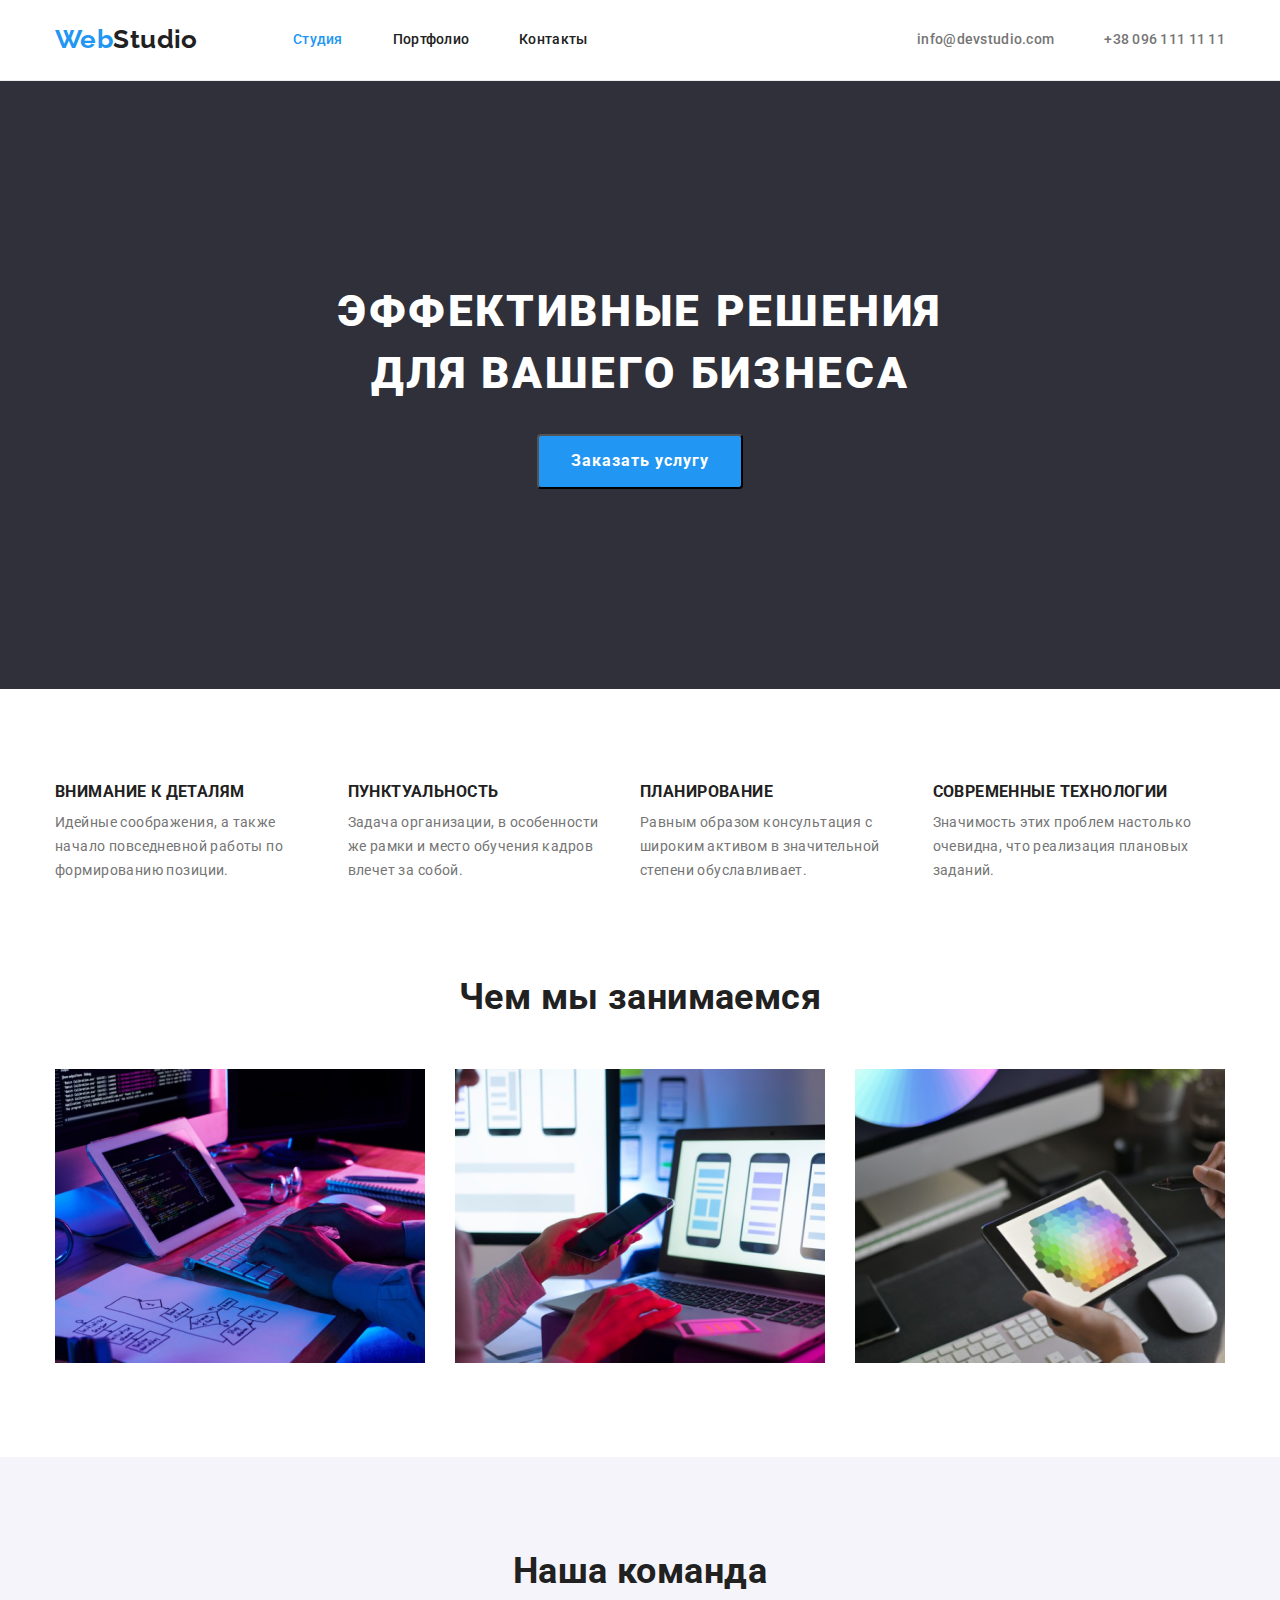
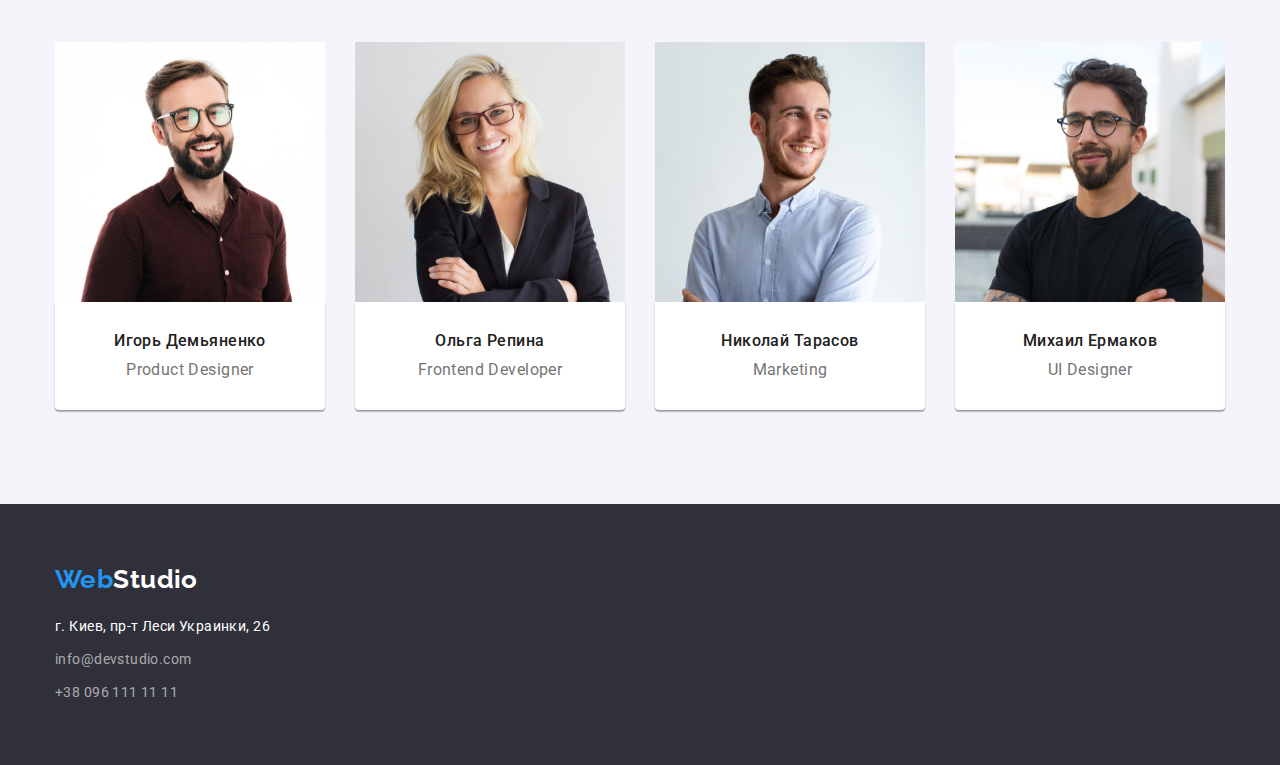
<file: Cтудия/index.html>
<!DOCTYPE html>
<html lang="en">
<head>
    <meta charset="UTF-8">
    <meta http-equiv="X-UA-Compatible" content="IE=edge">
    <meta name="viewport" content="width=device-width, initial-scale=1.0">
    <title>Студия</title>
    <link rel="stylesheet" href="./css/styles.css">
    <link rel="stylesheet" href="css\modern-normalize.css">
    <link href="https://fonts.googleapis.com/css2?family=Raleway:wght@700&family=Roboto:wght@400;500;700;900&display=swap" rel="stylesheet">
</head>
<body class="page">
    <header class="page-header"> 
        <div class="container nav-container">
            <nav class="navbar">
                <a href="#" class="logo"><span class="logo-web">Web</span><span class="logo-studio">Studio</span></a> 
                <ul class="site-nav">
                    <li class="site-nav-item"><a href="./index.html" class="site-nav-link current">Студия</a></li>
                    <li class="site-nav-item"><a href="./portfolio.html" class="site-nav-link">Портфолио</a></li>
                    <li class="site-nav-item"><a href="#" class="site-nav-link">Контакты</a></li>
                </ul>
            </nav>
                <ul class="auth-nav">
                    <li class="auth-nav-item"><a href="info@devstudio.com" class="auth-nav-link">info@devstudio.com</a></li>
                    <li class="auth-nav-item"><a href="tel:+380961111111" class="auth-nav-link"> +38 096 111 11 11</a></li>
                </ul>
        </div>        
    </header>
    <main class="main">
        <section class="hero">
            <div class="container">
                <h1 class="hero-title">Эффективные решения для вашего бизнеса</h1> 
                <button type="button" class="button">Заказать услугу</button>
            </div>
        </section>
        <section class="section"> 
            <div class="container">
                <h2 class="section-title visually-hidden">Почему мы</h2>
                    <ul class="features">
                        <li class="feature-item"> 
                            <h3 class="feature-title">Внимание к деталям</h3>
                            <p class="feature-text">Идейные соображения, а также начало повседневной работы по формированию позиции.</p>    
                        </li>
                        <li class="feature-item">
                            <h3 class="feature-title">Пунктуальность</h3>
                            <p class="feature-text">Задача организации, в особенности же рамки и место обучения кадров влечет за собой.</p>
                        </li>
                        <li class="feature-item">
                            <h3 class="feature-title">Планирование</h3>
                            <p class="feature-text">Равным образом консультация с широким активом в значительной степени обуславливает.</p>
                        </li>
                        <li class="feature-item">
                            <h3 class="feature-title">Современные технологии</h3>
                            <p class="feature-text">Значимость этих проблем настолько очевидна, что реализация плановых заданий.</p>
                        </li>
                    </ul> 
            </div>        
        </section>
        <section class="section section-work"> 
            <div class="container">  
                <h2 class="section-title">Чем мы занимаемся</h2> 
                <ul class="work">
                    <li class="img-work"><img src="./images/webdevelopment.jpg" width="370" height="294" alt="веб-разработка"></li>
                    <li class="img-work"><img src="./images/webdevelopmentforsmartphone.jpg" width="370" height="294" alt="веб-разработка для сматртвфона"></li>
                    <li class="img-work"><img src="./images/web-design.jpg" width="370" height="294" alt="веб-дизайн"></li>
                </ul> 
            </div> 
        </section>
        <section class="section section-team">
            <div class="container">
                <h2 class="section-title">Наша команда</h2>
                <ul class="team">
                    <li class="team-item">
                            <img src="./images/igordemynenko.jpg" width="270" height="260" alt="Игорь Демьяненко"> 
                         <div class="section-team-item">   
                            <h3 class="section-team-title">Игорь Демьяненко</h3>
                            <p class="section-team-text">Product Designer</p>
                        </div>
                    </li>  
                    <li class="team-item">            
                            <img src="./images/olgarepina.jpg" width="270" height="260" alt="Ольга Репина"> 
                        <div class="section-team-item">    
                            <h3 class="section-team-title">Ольга Репина</h3>
                            <p class="section-team-text">Frontend Developer</p>
                        </div>
                    </li> 
                    <li class="team-item">                       
                            <img src="./images/nikolaytarasov.jpg" width="270" height="260" alt="Николай Тарасов">
                        <div class="section-team-item">    
                            <h3 class="section-team-title">Николай Тарасов</h3>
                            <p class="section-team-text">Marketing</p>
                        </div>
                    </li>
                    <li class="team-item">                        
                            <img src="./images/mihailermakov.jpg" width="270" height="260" alt="Михаил Ермаков">
                        <div class="section-team-item">    
                            <h3 class="section-team-title">Михаил Ермаков</h3>
                            <p class="section-team-text">UI Designer</p>
                        </div>
                    </li>                
                </ul>
            </div> 
        </section>
    </main>
    <footer class="footer">
        <div class="container">
            <a href="#" class="logo footer-logo"><span class="footer-logo-web">Web</span><span class="footer-logo-studio">Studio</span></a>
            <address class="address">
                <ul class="address ">
                    <li class="address-item">  
                        <a href="https://www.google.com/maps/place/%D0%B1%D1%83%D0%BB.+%D0%9B%D0%B5%D1%81%D0%B8+%D0%A3%D0%BA%D1%80%D0%B0%D0%B8%D0%BD%D0%BA%D0%B8,+26,+%D0%9A%D0%B8%D0%B5%D0%B2,+02000/@50.4261262,30.5366424,18z/data=!4m13!1m7!3m6!1s0x40d4cf0e033ecbe9:0x57a4dffefec77da0!2z0LHRg9C7LiDQm9C10YHQuCDQo9C60YDQsNC40L3QutC4LCAyNiwg0JrQuNC10LIsIDAyMDAw!3b1!8m2!3d50.4265807!4d30.5383858!3m4!1s0x40d4cf0e033ecbe9:0x57a4dffefec77da0!8m2!3d50.4265807!4d30.5383858" target="_blank" class="address-item">г. Киев, пр-т Леси Украинки, 26</a>
                    </li>
                    <li class="address-item">
                        <a href="info@devstudio.com" class="address-link">info@devstudio.com</a>
                    </li>
                    <li class="address-item">    
                        <a href="tel:+380961111111" class="address-link"> +38 096 111 11 11</a>
                    </li>
                </ul>
            </address>
        </div>
    </footer>
</body>
</html>
</file>
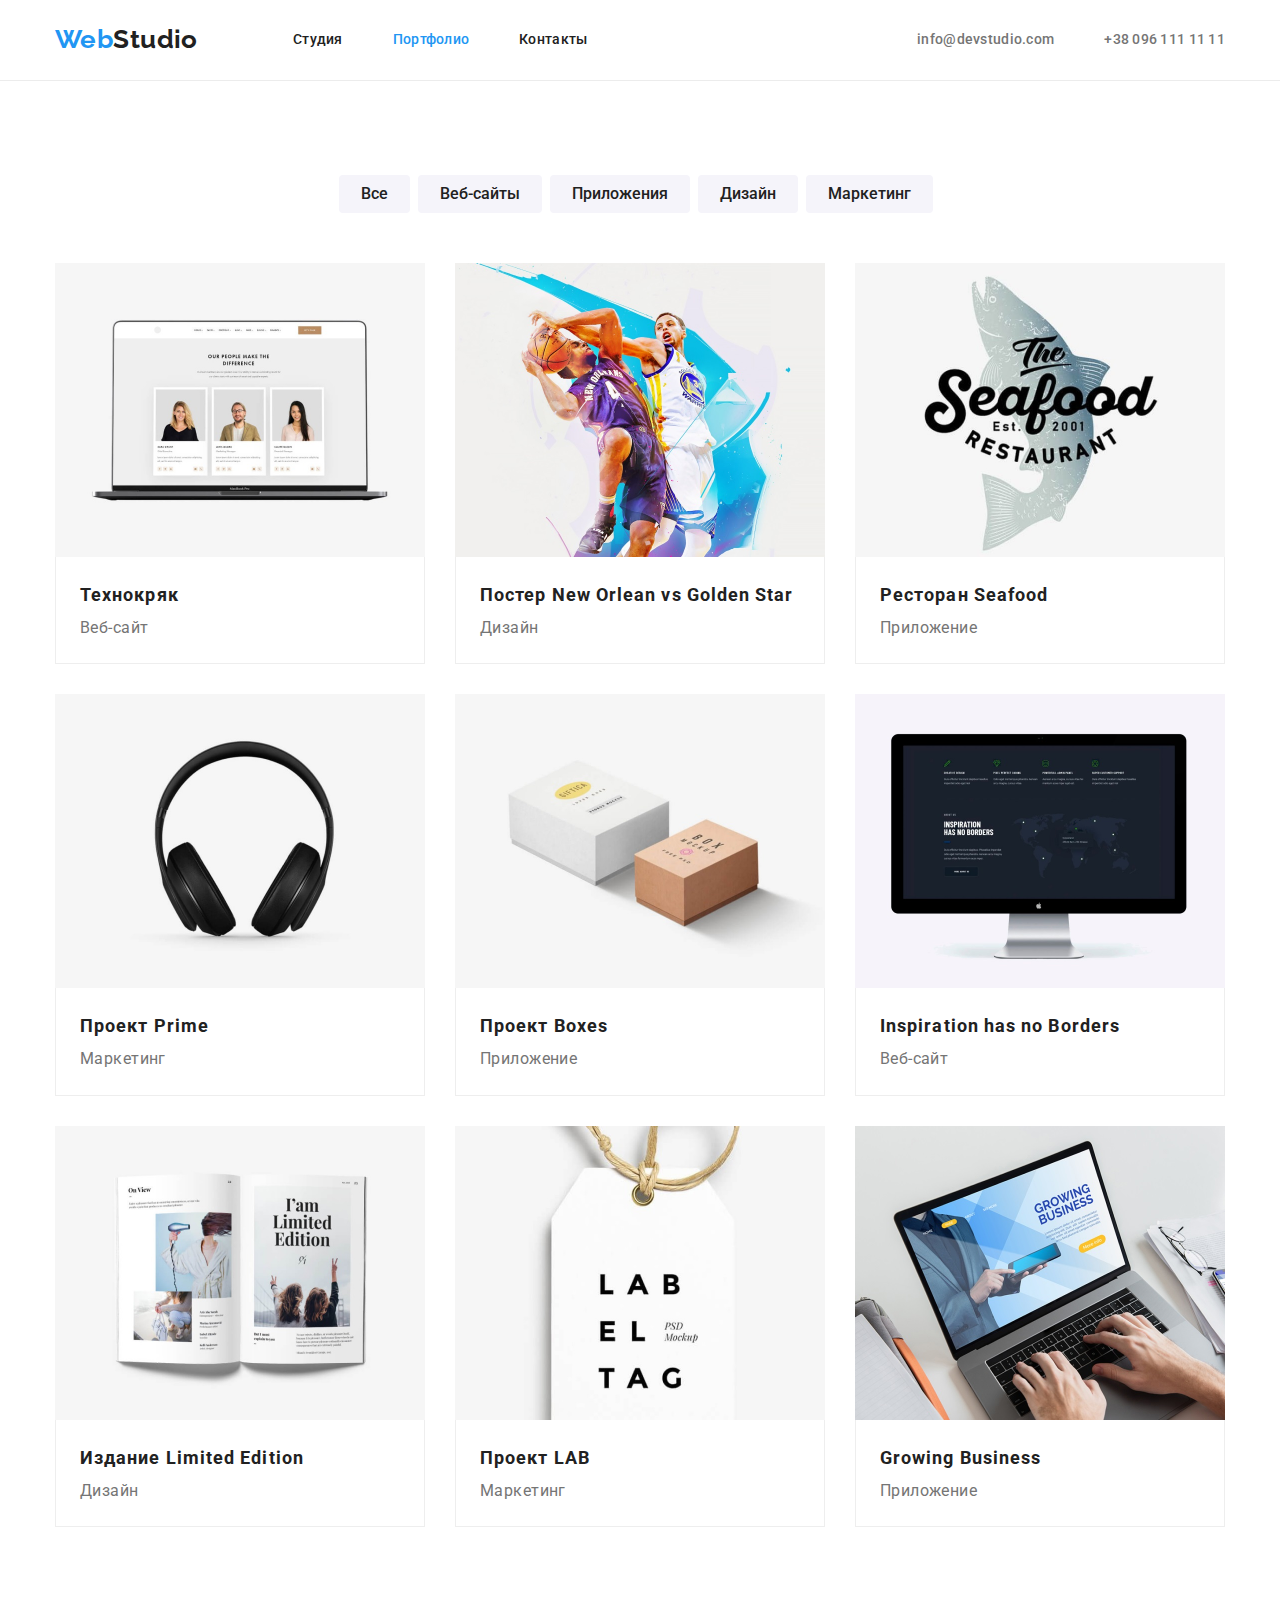
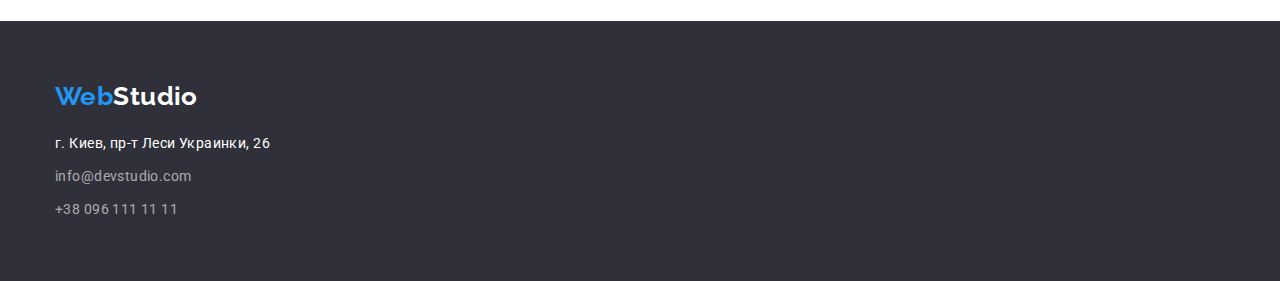
<file: Cтудия/portfolio.html>
<!DOCTYPE html>
<html lang="en">
<head>
    <meta charset="UTF-8">
    <meta http-equiv="X-UA-Compatible" content="IE=edge">
    <meta name="viewport" content="width=device-width, initial-scale=1.0">
    <title>Портфолио</title>
    <link rel="stylesheet" href="./css/styles.css">
    <link rel="stylesheet" href="css\modern-normalize.css">
    <link href="https://fonts.googleapis.com/css2?family=Raleway:wght@700&family=Roboto:wght@400;500;700;900&display=swap" rel="stylesheet">
</head>
<body class="page">
    <header class="page-header"> 
        <div class="container nav-container">
            <nav class="navbar">
                <a href="#" class="logo"><span class="logo-web">Web</span><span class="logo-studio">Studio</span></a> 
                <ul class="site-nav">
                    <li class="site-nav-item"><a href="./index.html" class="site-nav-link">Студия</a></li>
                    <li class="site-nav-item"><a href="./portfolio.html" class="site-nav-link current">Портфолио</a></li>
                    <li class="site-nav-item"><a href="#" class="site-nav-link">Контакты</a></li>
                </ul>
            </nav>
                <ul class="auth-nav">
                    <li class="auth-nav-item"><a href="info@devstudio.com" class="auth-nav-link">info@devstudio.com</a></li>
                    <li class="auth-nav-item"><a href="tel:+380961111111" class="auth-nav-link"> +38 096 111 11 11</a></li>
                </ul>
        </div>        
    </header>
    <main>
        <!-- Портфолио работ -->
        <section class="section">
          <div class="container">
            <h1 class="visually-hidden">Портфолио работ</h1>
            <ul class="filter">
              <li class="filter-item">
                <button type="button" class="filter-button">Все</button></li>
              <li class="filter-item">
                <button type="button" class="filter-button">Веб-сайты</button>
              </li>
              <li class="filter-item">
                <button type="button" class="filter-button">Приложения</button>
              </li>
              <li class="filter-item">
                <button type="button" class="filter-button">Дизайн</button></li>
              <li class="filter-item">
                <button type="button" class="filter-button">Маркетинг</button>
              </li>
            </ul>
            <ul class="portfolio-work">
              <li class="portfolio-item">
                <article class="card">
                <a href="" class="portfolio-work-link">
                  <div class="card-thumb">
                    <img
                    src="./images/tehnokryak.jpg"
                    alt="Технокряк" width="380"
                  />
                  </div>
                  <div class="card-content">
                    <h2 class="portfolio-work-title">Технокряк</h2>
                    <p class="portfolio-work-text">Веб-сайт</p>
                  </div>
                </a>
                </article>
              </li>
              <li class="portfolio-item">
                <article class="card">
                <a href="" class="portfolio-work-link">
                  <div class="card-thumb">
                  <img
                    src="./images/neworleanvsgoldenstar.jpg"
                    alt="Постер New Orlean vs Golden Star" width="380"
                  />
                  </div>
                  <div class="card-content">
                  <h2 class="portfolio-work-title">Постер New Orlean vs Golden Star</h2>
                  <p class="portfolio-work-text">Дизайн</p>
                  </div>
                </a>
                </article>
              </li>
              <li class="portfolio-item">
                <article class="card">
                <a href="" class="portfolio-work-link">
                  <div class="card-thumb">
                  <img
                    src="./images/seafood.jpg"
                    alt="Ресторан Seafood" width="380"
                  />
                  </div>
                  <div class="card-content">
                  <h2 class="portfolio-work-title">Ресторан Seafood</h2>
                  <p class="portfolio-work-text">Приложение</p>
                  </div>
                </a>
                </article>
              </li>
              <li class="portfolio-item">
                <article class="card">
                <a href="" class="portfolio-work-link">
                  <div class="card-thumb">
                  <img
                    src="./images/prime.jpg"
                    alt="Проект Prime" width="380"
                  />
                  </div>
                  <div class="card-content">
                  <h2 class="portfolio-work-title">Проект Prime</h2>
                  <p class="portfolio-work-text">Маркетинг</p>
                 </div>
                </a>
                </article>
              </li>
              <li class="portfolio-item">
                <article class="card">
                <a href="" class="portfolio-work-link">
                  <div class="card-thumb">
                  <img
                    src="./images/boxes.jpg"
                    alt="Проект Boxes" width="380"
                  />
                  </div>
                  <div class="card-content">
                  <h2 class="portfolio-work-title">Проект Boxes</h2>
                  <p class="portfolio-work-text">Приложение</p>
                  </div>
                </a>
                </article>
              </li>
              <li class="portfolio-item">
                <article class="card">
                <a href="" class="portfolio-work-link">
                  <div class="card-thumb">
                  <img
                    src="./images/inspirationhasnoborders.jpg"
                    alt="Inspiration has no Borders" width="380"
                  />
                  </div>
                  <div class="card-content">
                  <h2 class="portfolio-work-title">Inspiration has no Borders</h2>
                  <p class="portfolio-work-text">Веб-сайт</p>
                  </div>
                </a>
                </article>
              </li>
              <li class="portfolio-item">
                <article class="card">
                <a href="" class="portfolio-work-link">
                  <div class="card-thumb">
                  <img
                    src="./images/limitededition.jpg"
                    alt="Издание Limited Edition" width="380"
                  />
                  </div>
                  <div class="card-content">
                  <h2 class="portfolio-work-title">Издание Limited Edition</h2>
                  <p class="portfolio-work-text">Дизайн</p>
                  </div>
                </a>
                </article>
              </li>
              <li class="portfolio-item">
                <article class="card">
                <a href="" class="portfolio-work-link">
                  <div class="card-thumb">
                  <img
                    src="./images/lab.jpg"
                    alt="Проект LAB" width="380"
                  />
                  </div>
                  <div class="card-content">
                  <h2 class="portfolio-work-title">Проект LAB</h2>
                  <p class="portfolio-work-text">Маркетинг</p>
                  </div>
                </a>
                </article>
              </li>
              <li class="portfolio-item">
                <article class="card">
                <a href="" class="portfolio-work-link">
                  <div class="card-thumb">
                  <img
                    src="./images/growingbusiness.jpg"
                    alt="Growing Business" width="380"
                  />
                  </div>
                  <div class="card-content">
                  <h2 class="portfolio-work-title">Growing Business</h2>
                  <p class="portfolio-work-text">Приложение</p>
                  </div>
                </a>
                </article>
              </li>
            </ul>
          </div>
        </section>
      </main>
    <footer class="footer">
        <div class="container">
            <a href="#" class="logo footer-logo"><span class="footer-logo-web">Web</span><span class="footer-logo-studio">Studio</span></a>
            <address class="address">
                <ul class="address ">
                    <li class="address-item">  
                        <a href="https://www.google.com/maps/place/%D0%B1%D1%83%D0%BB.+%D0%9B%D0%B5%D1%81%D0%B8+%D0%A3%D0%BA%D1%80%D0%B0%D0%B8%D0%BD%D0%BA%D0%B8,+26,+%D0%9A%D0%B8%D0%B5%D0%B2,+02000/@50.4261262,30.5366424,18z/data=!4m13!1m7!3m6!1s0x40d4cf0e033ecbe9:0x57a4dffefec77da0!2z0LHRg9C7LiDQm9C10YHQuCDQo9C60YDQsNC40L3QutC4LCAyNiwg0JrQuNC10LIsIDAyMDAw!3b1!8m2!3d50.4265807!4d30.5383858!3m4!1s0x40d4cf0e033ecbe9:0x57a4dffefec77da0!8m2!3d50.4265807!4d30.5383858" target="_blank" class="address-item">г. Киев, пр-т Леси Украинки, 26</a>
                    </li>
                    <li class="address-item">
                        <a href="info@devstudio.com" class="address-link">info@devstudio.com</a>
                    </li>
                    <li class="address-item">    
                        <a href="tel:+380961111111" class="address-link"> +38 096 111 11 11</a>
                    </li>
                </ul>
            </address>
        </div>
    </footer>
</body>
</html>
</file>
<file: Cтудия/css/styles.css>
:root {
    --primery-text-color: #757575;
    --title-text-color: #212121;
    --accent-text: #2196f3;
    --primery-white-color: #ffffff;
    --primery-bc-color: #ffffff;
    --secondary-bc-color: #2f303a;
    --card-set-gap: 30px;
  }
  .page {
    background-color: var(--primery-bc-color);
    color: var(--primery-text-color);
    font-family: Roboto, sans-serif;
    letter-spacing: 0.03em;
    font-size: 14px;
    line-height: 1.14;
  }
  h1,
  h2,
  h3,
  p {
    margin: 0;
  }
  img {
    display: block;
    max-width: 100%;
    height: auto;
  }
  ul {
    list-style: none;
    padding: 0;
    margin: 0;
  }
  .container {
    width: 1200px;
    padding-right: 15px;
    padding-left: 15px;
    margin-left: auto;
    margin-right: auto;
  }
  .page-header {
    padding-top: 24px;
    padding-bottom: 25px;
    border-bottom: 1px solid #ececec;
  }
  a {
    text-decoration: none;
  }
  .logo {
    font-family: Raleway;
    font-weight: 700;
    font-size: 26px;
    line-height: 1.2;
    margin-right: 93px;
    width: 145px;
  }
  .logo-web {
    color: var(--accent-text);
  }
  .logo-studio {
    color: var(--title-text-color);
  }
  .nav-container {
    display: flex;
    align-items: center;
  }
  .navbar {
    display: flex;
    align-items: center;
  }
  .site-nav {
    display: flex;
    margin: 0;
  }
  .site-nav-link {
    color: var(--title-text-color);
    font-weight: 500;
    letter-spacing: 0.02em;
    margin-bottom: 40px;
  }
  .site-nav-item:not(:last-child) {
    margin-right: 50px;
  }
  .address-item:hover,
  .address-item:focus,
  .site-nav-link:hover,
  .site-nav-link:focus {
    color: var(--accent-text);
  }
  .site-nav-link.current {
    color: var(--accent-text);
  }
  .auth-nav {
    display: flex;
    margin-left: auto;
  }
  .auth-nav-item:not(:last-child) {
    margin-right: 50px;
  }
  .auth-nav-link {
    color: var(--primery-text-color);
    font-weight: 500;
    letter-spacing: 0.02em;
  }
  .auth-nav-link:hover,
  .auth-nav-link:focus {
    color: var(--accent-text);
  }
  .hero {
    background-color: var(--secondary-bc-color);
    background-image: url(../images/);
    text-align: center;
    padding-top: 200px;
    padding-bottom: 200px;
    padding-right: 0;
    padding-left: 0;
  }
  .hero-title {
    color: var(--primery-white-color);
    font-weight: 900;
    font-size: 44px;
    line-height: 1.4;
    letter-spacing: 0.06em;
    text-transform: uppercase;
    width: 696px;
    margin-left: auto;
    margin-right: auto;
    margin-top: 0;
    margin-bottom: 0;
  }
  .button {
    margin-top: 30px;
  }
  .features {
    display: flex;
  }
  .feature-item {
    width: 270px;
    margin-right: 30px;
  }
  .feature-title {
    color: var(--title-text-color);
    font-weight: 700;
    text-transform: uppercase;
    margin-bottom: 10px;
  }
  .feature-text {
    font-size: 14px;
    line-height: 1.7;
  }
  .visually-hidden {
    position: absolute;
    clip: rect(0 0 0 0);
    width: 1px;
    height: 1px;
    margin: -1px;
  }
  .section {
    padding-bottom: 94px;
    padding-top: 94px;
  }
  .section-title {
    color: var(--title-text-color);
    font-weight: bold;
    font-size: 36px;
    line-height: 1.16;
    text-align: center;
    margin-top: 0;
    margin-bottom: 0;
  }
  .section-work {
    padding-top: 0;
  }
  .section-title-work {
    margin-bottom: 50px;
  }
  .work {
    margin-top: 50px;
    display: flex;
  }
  .img-work:not(:last-child) {
    margin-right: 30px;
  }
  .section-team {
    background-color: #f5f4fa;
  }
  .team {
    margin-top: 50px;
    display: flex;
  }
  .team-item:not(:last-child) {
    width: 270px;
    margin-right: 30px;
  }
  .section-team-item {
    padding-top: 30px;
    padding-bottom: 30px;
    background: #ffffff;
    box-shadow: 0px 1px 3px rgba(0, 0, 0, 0.12), 0px 1px 1px rgba(0, 0, 0, 0.14),0px 2px 1px rgba(0, 0, 0, 0.2);
    border-radius: 0px 0px 4px 4px;
    text-align: center;
  }
  .section-team-title {
    color: var(--title-text-color);
    font-weight: 500;
    font-size: 16px;
    line-height: 1.18;
  }
  .section-team-text {
    font-size: 16px;
    line-height: 1.18;
    margin-top: 10px;
  }
  .footer {
    background-color: var(--secondary-bc-color);
    padding-top: 60px;
    padding-bottom: 60px;
  }
  .footer-logo {
    display: inline-block;
    margin-bottom: 20px;
    margin-right: 0;
  }
  .footer-logo-web {
    color: var(--accent-text);
  }
  .footer-logo-studio {
    color: var(--primery-white-color);
  }
  .address-item {
    color: var(--primery-white-color);
    font-size: 14px;
    line-height: 1.7;
  }
  .address-item:not(:last-child){
    margin-bottom: 9px;
  }

  .address-link {
    display: inline-block;
    color: rgba(255, 255, 255, 0.6);
    font-size: 14px;
    line-height: 1.7;
  }
  .address-link:hover,
  .address-link:focus {
    color: var(--accent-text);
  }
  address {
    font-style: normal;
  }
  button {
    font-family: inherit Roboto, sans-serif;
    cursor: pointer;
  }
  .button {
    display: inline-block;
    background-color: var(--accent-text);
    color: var(--primery-white-color);
    font-weight: bold;
    font-size: 16px;
    line-height: 1.9;
    letter-spacing: 0.06em;
    padding: 10px 32px;
    min-width: 200px;
    border-radius: 4px;
  }
  .filter {
    display: flex;
    justify-content: center;
    margin-bottom: 50px;
  }
  .filter-item {
    margin-right: 8px;
  }
  .filter-button {
    font-weight: 500;
    font-size: 16px;
    line-height: 1.6;
    background-color: #f5f4fa;
    color: var(--title-text-color);
    padding: 6px 22px;
    border-radius: 4px;
    border: none;
  }
  .filter-button:hover,
  .filter-button:focus {
    background-color: var(--accent-text);
    color: var(--primery-white-color);
  }
  .portfolio-work {
    display: flex;
    flex-wrap: wrap;
    flex-basis: calc((100% - 90px) / 3);
    margin-left: calc(-1 * var(--card-set-gap));
    margin-top: calc(-1 * var(--card-set-gap));
  }
  .portfolio-item {
    flex-basis: calc((100% - 90px) / 3);
    margin-left: var(--card-set-gap);
    margin-top: var(--card-set-gap);
  }
  .portfolio-work-title {
    color: var(--title-text-color);
    font-weight: bold;
    font-size: 18px;
    line-height: 2;
    letter-spacing: 0.06em;
  }
  .portfolio-work-text {
    color: var(--primery-text-color);
    font-size: 16px;
    line-height: 1.9;
  }
  .card-content {
    border: 1px solid #eeeeee;
    border-top: none;
    box-sizing: border-box;
    padding-left: 24px;
    padding-bottom: 20px;
    padding-top: 20px;
    padding-right: 24px;
  }
</file>
